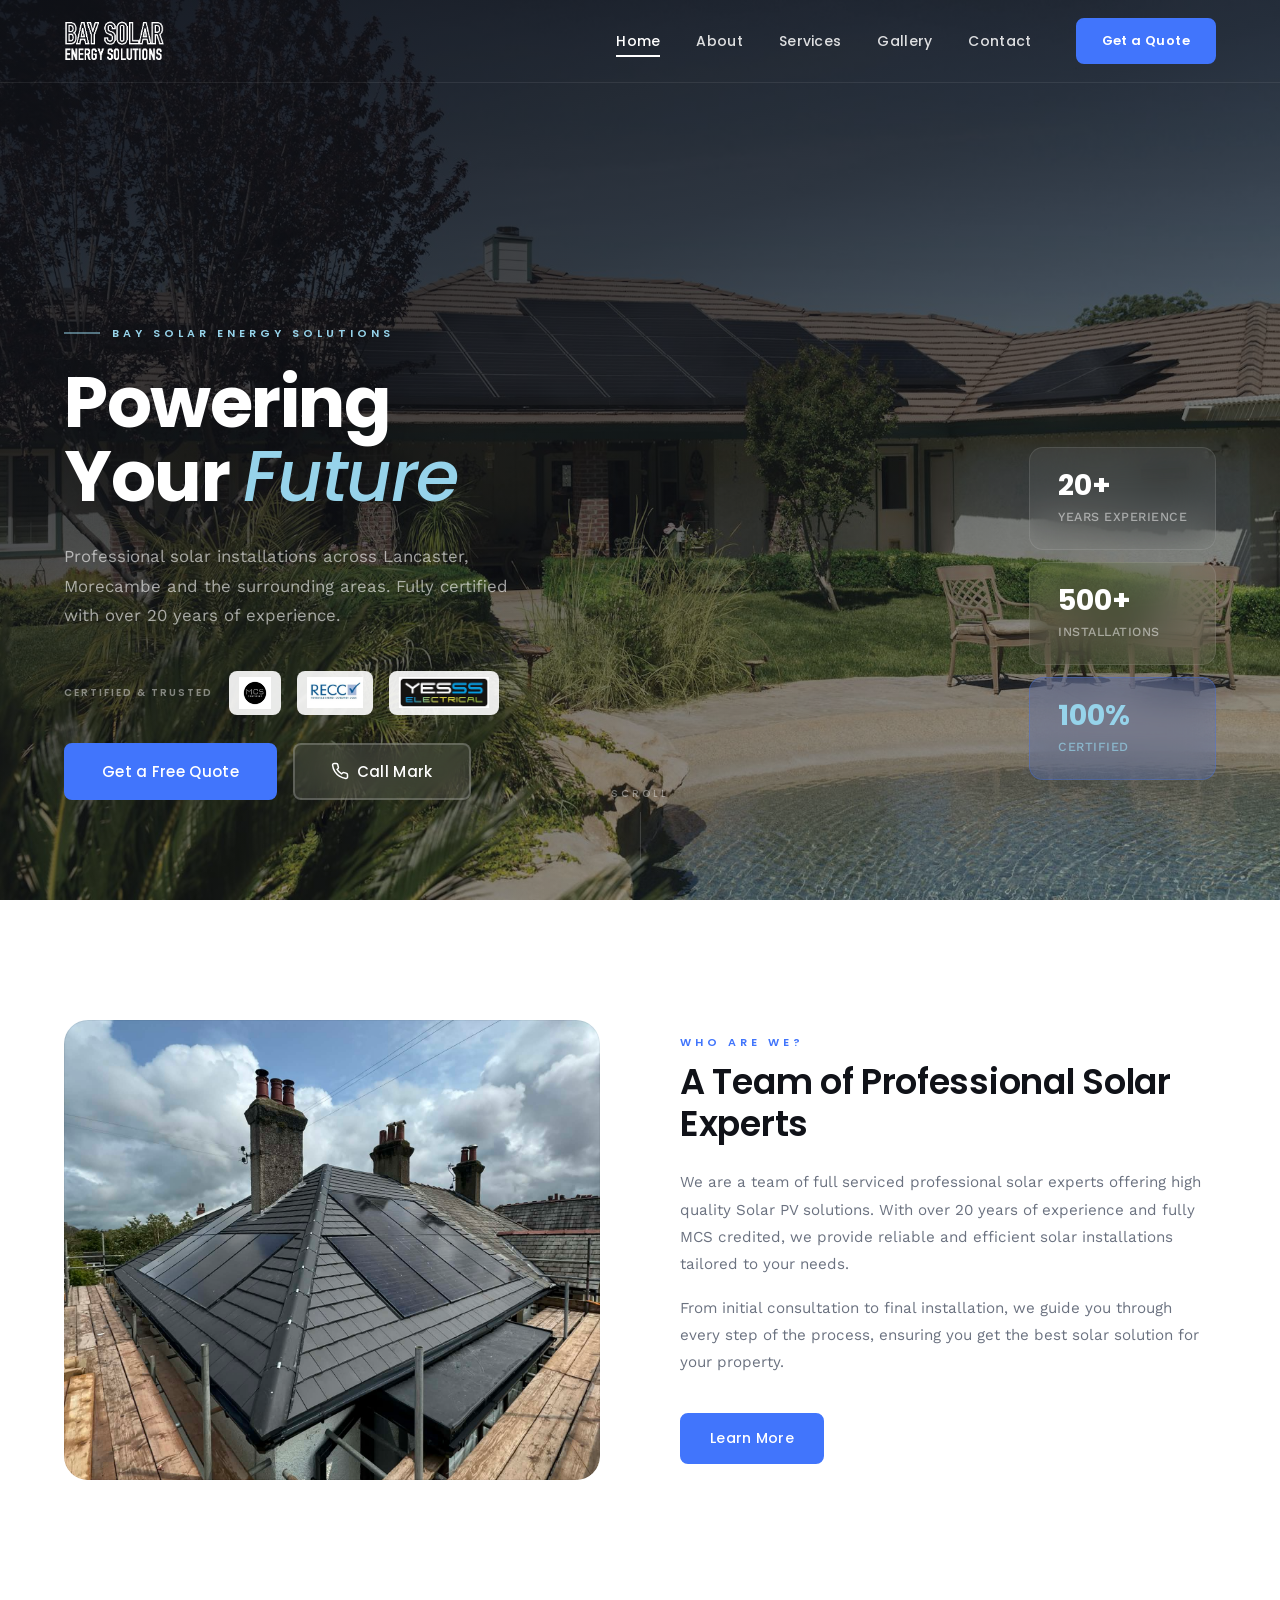
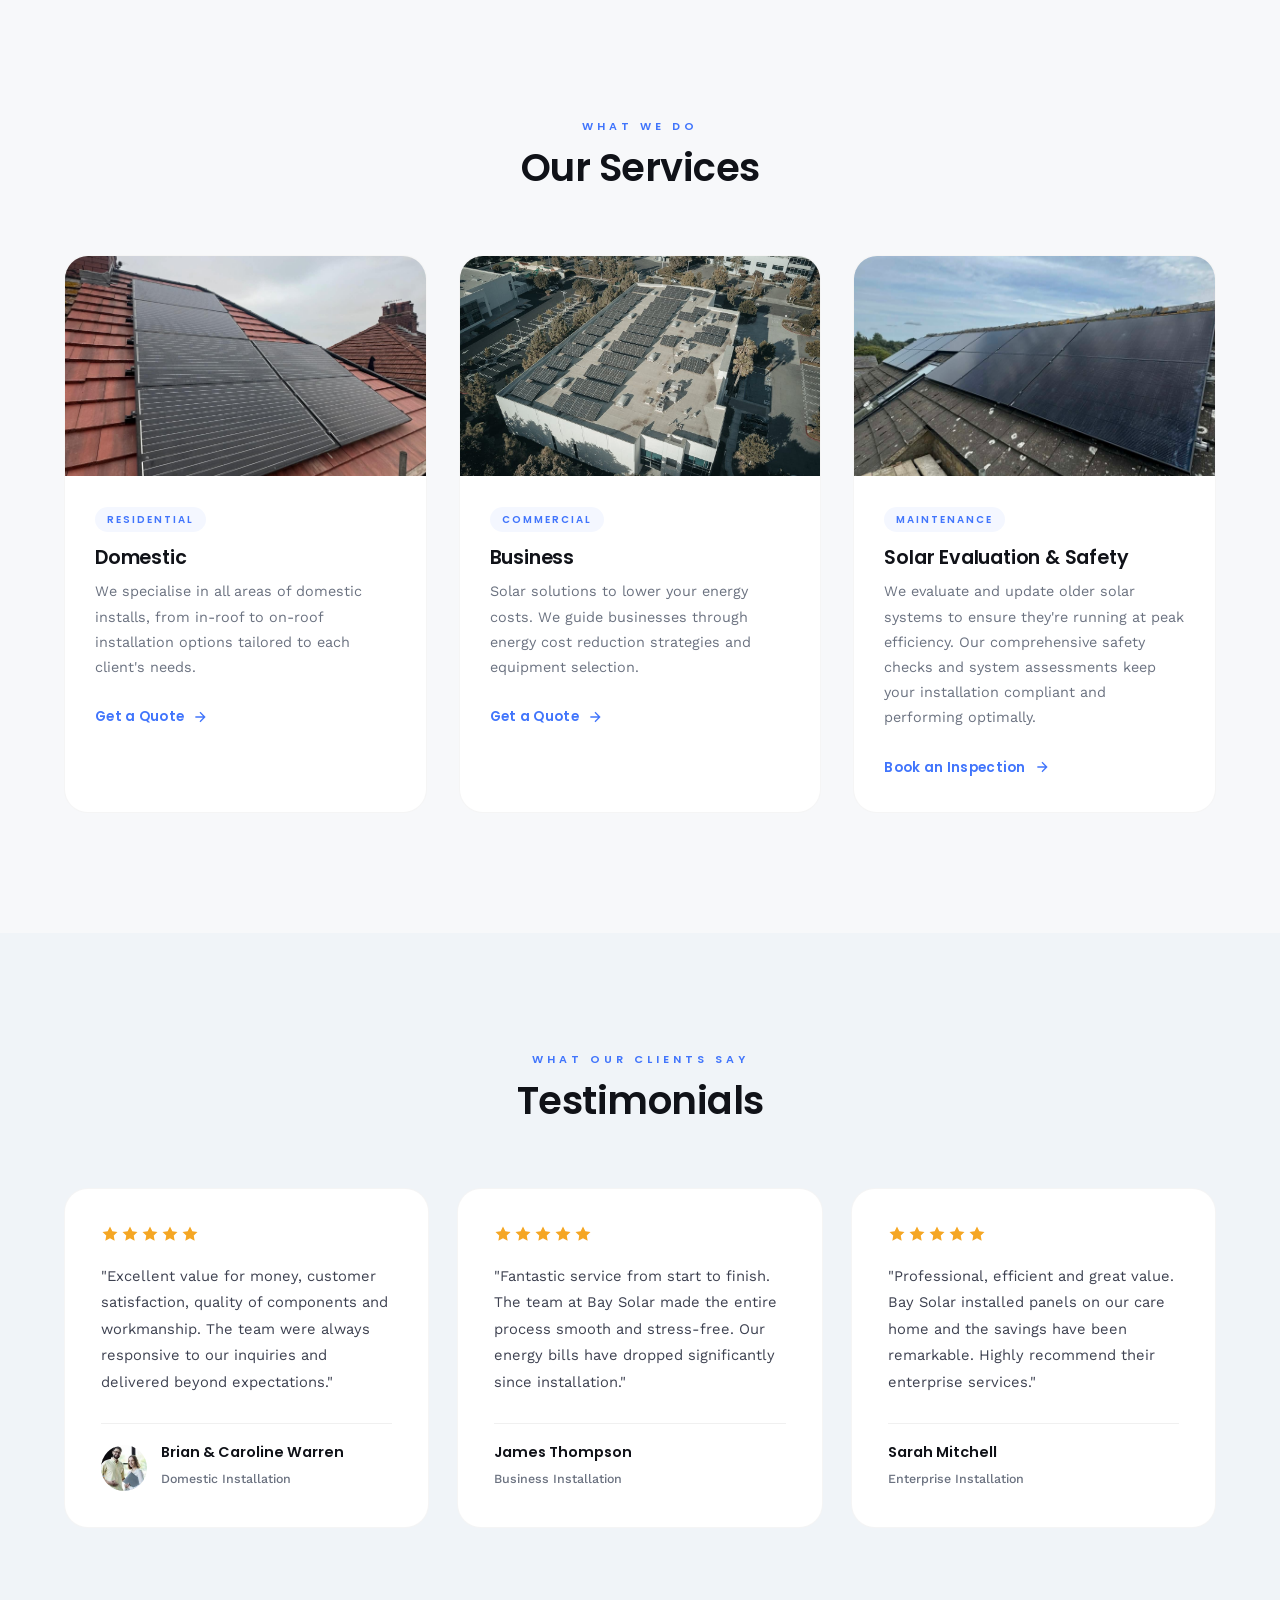
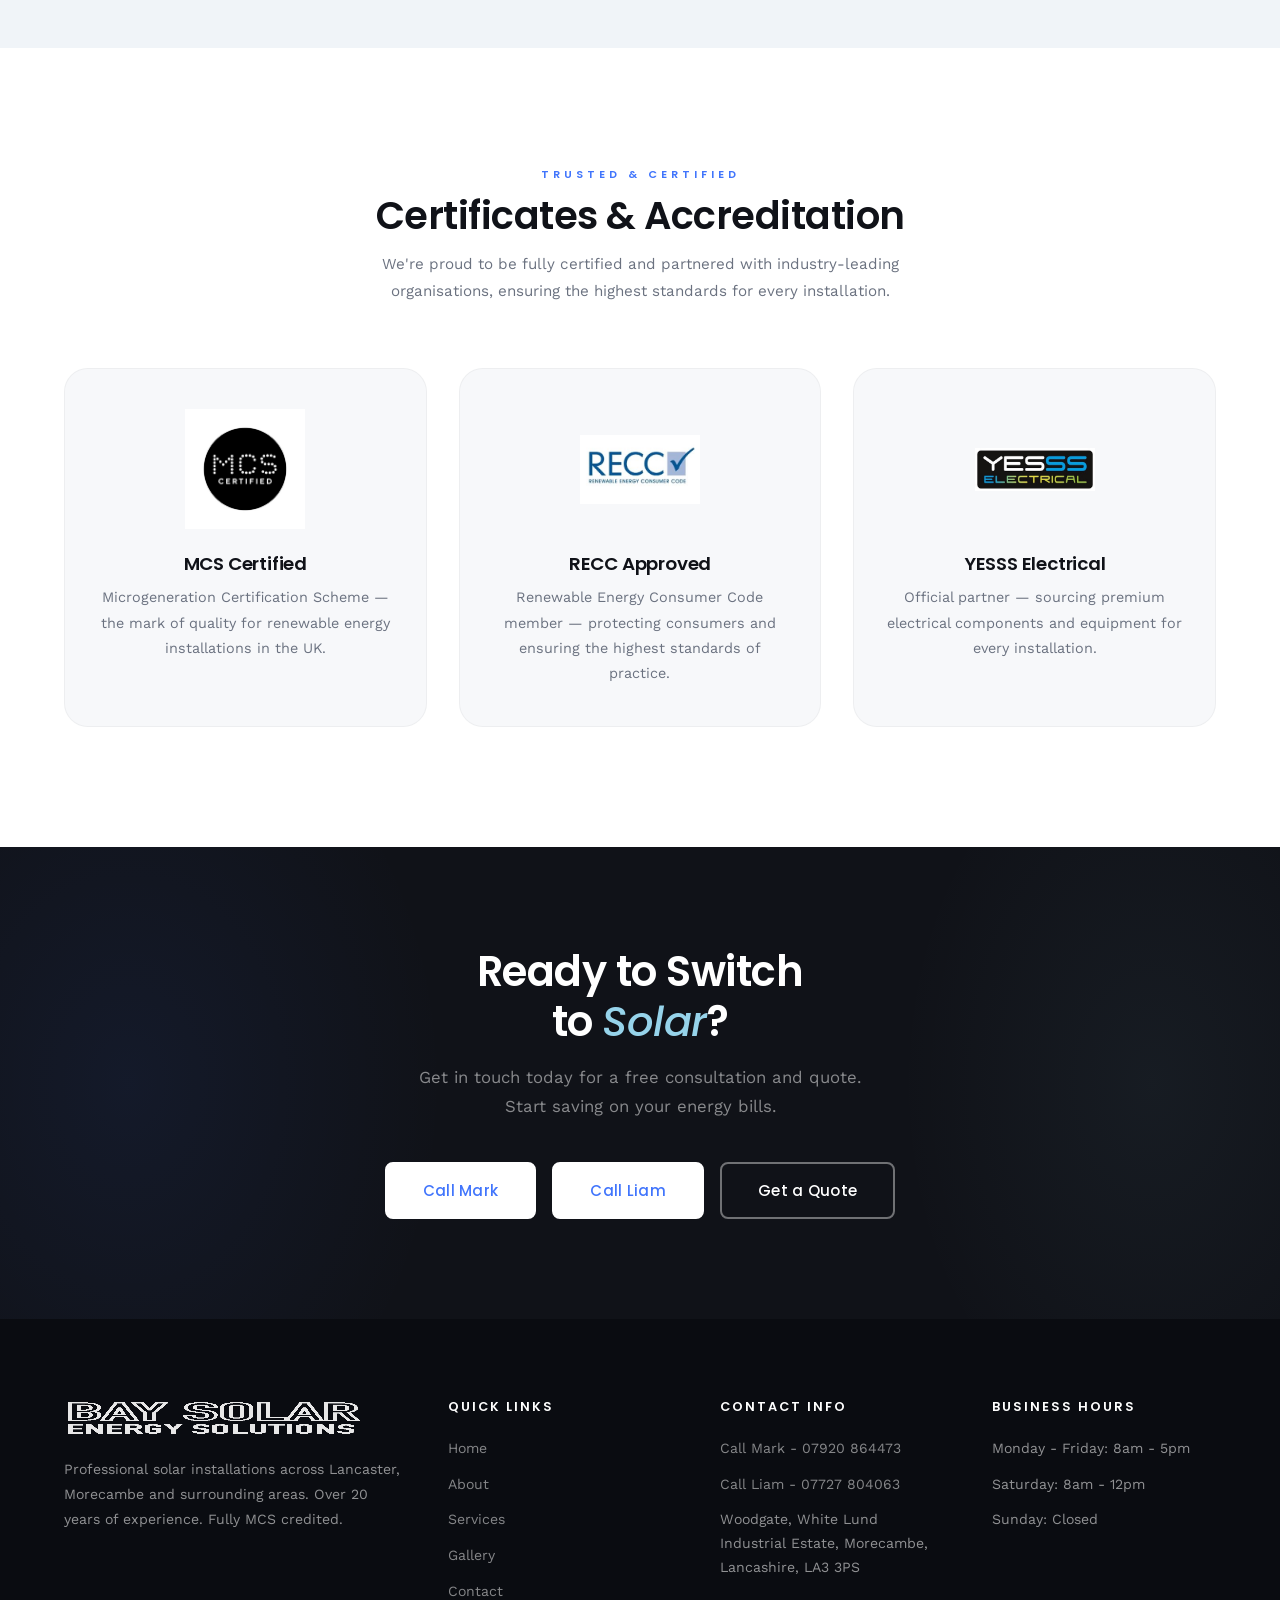
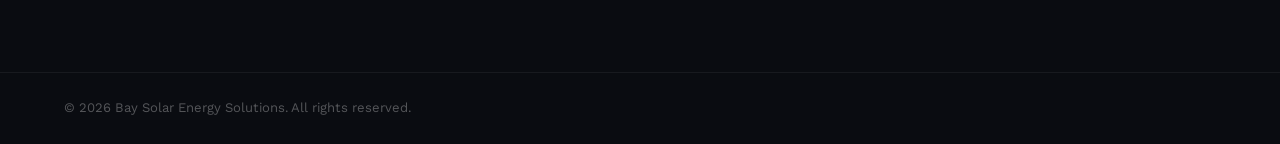
<file: index.html>
<!DOCTYPE html>
<html lang="en">
<head>
  <meta charset="UTF-8">
  <meta name="viewport" content="width=device-width, initial-scale=1.0">
  <title>Bay Solar Energy Solutions | Solar Panel Installation in Lancaster & Morecambe</title>
  <meta name="description" content="Professional MCS certified solar panel installations across Lancaster, Morecambe and Lancashire. Over 20 years of experience. Domestic, commercial and enterprise solar solutions. Get a free quote today.">
  <meta name="keywords" content="solar panels, solar installation, Lancaster, Morecambe, Lancashire, MCS certified, domestic solar, commercial solar, enterprise solar, renewable energy">

  <!-- Open Graph -->
  <meta property="og:title" content="Bay Solar Energy Solutions | Professional Solar Installations">
  <meta property="og:description" content="MCS certified solar panel installations across Lancaster, Morecambe and Lancashire. Over 20 years of experience. Get a free quote today.">
  <meta property="og:type" content="website">
  <meta property="og:url" content="https://baysolar.co.uk">
  <meta property="og:image" content="https://baysolar.co.uk/images/hero-main.jpg">

  <link rel="icon" type="image/png" href="logo.png">
  <link rel="canonical" href="https://baysolar.co.uk">
  <link rel="preconnect" href="https://fonts.googleapis.com">
  <link rel="preconnect" href="https://fonts.gstatic.com" crossorigin>
  <link href="https://fonts.googleapis.com/css2?family=Poppins:wght@500;600;700&family=Work+Sans:wght@400;500&display=swap" rel="stylesheet">
  <link rel="stylesheet" href="styles.min.css">

  <!-- Schema.org LocalBusiness structured data -->
  <script type="application/ld+json">
  {
    "@context": "https://schema.org",
    "@type": "LocalBusiness",
    "name": "Bay Solar Energy Solutions",
    "description": "Professional MCS certified solar panel installations across Lancaster, Morecambe and Lancashire.",
    "url": "https://baysolar.co.uk",
    "telephone": ["+447920864473", "+447727804063"],
    "address": {
      "@type": "PostalAddress",
      "streetAddress": "Woodgate, White Lund Industrial Estate",
      "addressLocality": "Morecambe",
      "addressRegion": "Lancashire",
      "postalCode": "LA3 3PS",
      "addressCountry": "GB"
    },
    "openingHoursSpecification": [
      { "@type": "OpeningHoursSpecification", "dayOfWeek": ["Monday","Tuesday","Wednesday","Thursday","Friday"], "opens": "08:00", "closes": "17:00" },
      { "@type": "OpeningHoursSpecification", "dayOfWeek": "Saturday", "opens": "08:00", "closes": "12:00" }
    ],
    "areaServed": ["Lancaster", "Morecambe", "Lancashire"],
    "hasCredential": { "@type": "EducationalOccupationalCredential", "credentialCategory": "MCS Certification" },
    "image": "https://baysolar.co.uk/images/hero-main.jpg"
  }
  </script>
</head>
<body>
  <!-- SVG sprite for reusable icons -->
  <svg xmlns="http://www.w3.org/2000/svg" style="display:none">
    <symbol id="icon-star" viewBox="0 0 24 24"><path d="M12 2l3.09 6.26L22 9.27l-5 4.87 1.18 6.88L12 17.77l-6.18 3.25L7 14.14 2 9.27l6.91-1.01L12 2z"/></symbol>
  </svg>

  <!-- Skip to content for accessibility -->
  <a href="#about" class="skip-link">Skip to main content</a>

  <!-- Header - Transparent -->
  <header class="header" id="header">
    <nav class="navbar">
      <div class="container nav-inner">
        <a href="index.html" class="nav-logo">
          <img src="logo.png" alt="Bay Solar" class="logo-dark" width="297" height="136">
          <img src="logo-white.png" alt="Bay Solar" class="logo-white" width="297" height="136">
        </a>
        <button class="hamburger" id="hamburger" aria-label="Toggle menu">
          <span></span><span></span><span></span>
        </button>
        <ul class="nav-links" id="navLinks">
          <li><a href="index.html" class="active">Home</a></li>
          <li><a href="#about">About</a></li>
          <li><a href="#services">Services</a></li>
          <li><a href="gallery.html">Gallery</a></li>
          <li><a href="contact.html">Contact</a></li>
          <li><a href="contact.html" class="btn btn-primary nav-cta">Get a Quote</a></li>
        </ul>
      </div>
    </nav>
  </header>

  <!-- Hero Section - Full Bleed Immersive -->
  <section class="hero">
    <div class="hero-bg">
      <img src="images/hero-main.jpg" alt="Modern home with solar" class="hero-bg-img" width="1920" height="1280" fetchpriority="high">
      <div class="hero-overlay"></div>
    </div>
    <div class="container hero-content">
      <div class="hero-text">
        <p class="hero-label">Bay Solar Energy Solutions</p>
        <h1>
          <span class="hero-line">Powering</span>
          <span class="hero-line">Your <em>Future</em></span>
        </h1>
        <p class="hero-desc">Professional solar installations across Lancaster, Morecambe and the surrounding areas. Fully certified with over 20 years of experience.</p>
        <div class="hero-trust">
          <span class="hero-trust-label">Certified & Trusted</span>
          <div class="hero-trust-logos">
            <img src="images/mcs-certified.jpg" alt="MCS Certified" width="501" height="501">
            <img src="images/recc-approved.jpg" alt="RECC Approved" width="302" height="173">
            <img src="images/yesss-electrical.jpg" alt="YESSS Electrical Partner" width="376" height="134">
          </div>
        </div>
        <div class="hero-cta">
          <a href="contact.html" class="btn btn-primary btn-lg">Get a Free Quote</a>
          <a href="tel:07920864473" class="btn btn-glass btn-lg">
            <svg width="18" height="18" viewBox="0 0 24 24" fill="none" stroke="currentColor" stroke-width="2"><path d="M22 16.92v3a2 2 0 01-2.18 2 19.79 19.79 0 01-8.63-3.07 19.5 19.5 0 01-6-6 19.79 19.79 0 01-3.07-8.67A2 2 0 014.11 2h3a2 2 0 012 1.72 12.84 12.84 0 00.7 2.81 2 2 0 01-.45 2.11L8.09 9.91a16 16 0 006 6l1.27-1.27a2 2 0 012.11-.45 12.84 12.84 0 002.81.7A2 2 0 0122 16.92z"/></svg>
            Call Mark
          </a>
        </div>
      </div>
      <!-- Floating stat cards -->
      <div class="hero-cards">
        <div class="hero-card">
          <span class="hero-card-number">20+</span>
          <span class="hero-card-label">Years Experience</span>
        </div>
        <div class="hero-card">
          <span class="hero-card-number">500+</span>
          <span class="hero-card-label">Installations</span>
        </div>
        <div class="hero-card accent">
          <span class="hero-card-number">100%</span>
          <span class="hero-card-label">Certified</span>
        </div>
      </div>
    </div>
    <!-- Scroll indicator -->
    <div class="hero-scroll">
      <span>Scroll</span>
      <div class="hero-scroll-line"></div>
    </div>
  </section>

  <!-- Who We Are -->
  <section class="about-section" id="about">
    <div class="container about-grid">
      <div class="about-image">
        <img src="images/about-new.jpg" alt="Bay Solar team at work" width="1536" height="2048" loading="lazy">
      </div>
      <div class="about-text">
        <h4 class="section-subtitle">Who Are We?</h4>
        <h2>A Team of Professional Solar Experts</h2>
        <p>We are a team of full serviced professional solar experts offering high quality Solar PV solutions. With over 20 years of experience and fully MCS credited, we provide reliable and efficient solar installations tailored to your needs.</p>
        <p>From initial consultation to final installation, we guide you through every step of the process, ensuring you get the best solar solution for your property.</p>
        <a href="contact.html" class="btn btn-primary">Learn More</a>
      </div>
    </div>
  </section>

  <!-- Services Section -->
  <section class="services-section" id="services">
    <div class="container">
      <div class="section-header">
        <h4 class="section-subtitle">What We Do</h4>
        <h2>Our Services</h2>
      </div>
      <div class="services-grid">
        <div class="service-card">
          <div class="service-image">
            <img src="images/domestic-new.jpg" alt="Domestic Solar Installation" width="1536" height="2048" loading="lazy">
          </div>
          <div class="service-content">
            <span class="service-tag">Residential</span>
            <h3>Domestic</h3>
            <p>We specialise in all areas of domestic installs, from in-roof to on-roof installation options tailored to each client's needs.</p>
            <a href="contact.html" class="service-link">Get a Quote <svg width="16" height="16" viewBox="0 0 24 24" fill="none" stroke="currentColor" stroke-width="2"><path d="M5 12h14M12 5l7 7-7 7"/></svg></a>
          </div>
        </div>
        <div class="service-card">
          <div class="service-image">
            <img src="images/business-new.jpg" alt="Business Solar Installation" width="1200" height="900" loading="lazy">
          </div>
          <div class="service-content">
            <span class="service-tag">Commercial</span>
            <h3>Business</h3>
            <p>Solar solutions to lower your energy costs. We guide businesses through energy cost reduction strategies and equipment selection.</p>
            <a href="contact.html" class="service-link">Get a Quote <svg width="16" height="16" viewBox="0 0 24 24" fill="none" stroke="currentColor" stroke-width="2"><path d="M5 12h14M12 5l7 7-7 7"/></svg></a>
          </div>
        </div>
        <div class="service-card">
          <div class="service-image">
            <img src="images/enterprise-new.jpg" alt="Solar Panel Evaluation & Safety Checks" width="1564" height="2048" loading="lazy">
          </div>
          <div class="service-content">
            <span class="service-tag">Maintenance</span>
            <h3>Solar Evaluation & Safety</h3>
            <p>We evaluate and update older solar systems to ensure they're running at peak efficiency. Our comprehensive safety checks and system assessments keep your installation compliant and performing optimally.</p>
            <a href="contact.html" class="service-link">Book an Inspection <svg width="16" height="16" viewBox="0 0 24 24" fill="none" stroke="currentColor" stroke-width="2"><path d="M5 12h14M12 5l7 7-7 7"/></svg></a>
          </div>
        </div>
      </div>
    </div>
  </section>

  <!-- Testimonials Section -->
  <section class="testimonials-section" id="testimonials">
    <div class="container">
      <div class="section-header">
        <h4 class="section-subtitle">What Our Clients Say</h4>
        <h2>Testimonials</h2>
      </div>
      <div class="testimonials-grid">
        <div class="testimonial-card">
          <div class="testimonial-stars">
            <svg width="18" height="18" fill="#f5a623"><use href="#icon-star"/></svg>
            <svg width="18" height="18" fill="#f5a623"><use href="#icon-star"/></svg>
            <svg width="18" height="18" fill="#f5a623"><use href="#icon-star"/></svg>
            <svg width="18" height="18" fill="#f5a623"><use href="#icon-star"/></svg>
            <svg width="18" height="18" fill="#f5a623"><use href="#icon-star"/></svg>
          </div>
          <p class="testimonial-text">"Excellent value for money, customer satisfaction, quality of components and workmanship. The team were always responsive to our inquiries and delivered beyond expectations."</p>
          <div class="testimonial-author">
            <img src="images/testimonial.jpg" alt="Brian & Caroline Warren" width="160" height="160" loading="lazy">
            <div>
              <h4>Brian & Caroline Warren</h4>
              <span>Domestic Installation</span>
            </div>
          </div>
        </div>
        <div class="testimonial-card">
          <div class="testimonial-stars">
            <svg width="18" height="18" fill="#f5a623"><use href="#icon-star"/></svg>
            <svg width="18" height="18" fill="#f5a623"><use href="#icon-star"/></svg>
            <svg width="18" height="18" fill="#f5a623"><use href="#icon-star"/></svg>
            <svg width="18" height="18" fill="#f5a623"><use href="#icon-star"/></svg>
            <svg width="18" height="18" fill="#f5a623"><use href="#icon-star"/></svg>
          </div>
          <p class="testimonial-text">"Fantastic service from start to finish. The team at Bay Solar made the entire process smooth and stress-free. Our energy bills have dropped significantly since installation."</p>
          <div class="testimonial-author">
            <div>
              <h4>James Thompson</h4>
              <span>Business Installation</span>
            </div>
          </div>
        </div>
        <div class="testimonial-card">
          <div class="testimonial-stars">
            <svg width="18" height="18" fill="#f5a623"><use href="#icon-star"/></svg>
            <svg width="18" height="18" fill="#f5a623"><use href="#icon-star"/></svg>
            <svg width="18" height="18" fill="#f5a623"><use href="#icon-star"/></svg>
            <svg width="18" height="18" fill="#f5a623"><use href="#icon-star"/></svg>
            <svg width="18" height="18" fill="#f5a623"><use href="#icon-star"/></svg>
          </div>
          <p class="testimonial-text">"Professional, efficient and great value. Bay Solar installed panels on our care home and the savings have been remarkable. Highly recommend their enterprise services."</p>
          <div class="testimonial-author">
            <div>
              <h4>Sarah Mitchell</h4>
              <span>Enterprise Installation</span>
            </div>
          </div>
        </div>
      </div>
    </div>
  </section>

  <!-- Certificates & Accreditation Section -->
  <section class="accreditation-section" id="accreditations">
    <div class="container">
      <div class="section-header">
        <h4 class="section-subtitle">Trusted & Certified</h4>
        <h2>Certificates & Accreditation</h2>
        <p class="section-desc">We're proud to be fully certified and partnered with industry-leading organisations, ensuring the highest standards for every installation.</p>
      </div>
      <div class="accreditation-grid">
        <div class="accreditation-card">
          <div class="accreditation-logo">
            <img src="images/mcs-certified.jpg" alt="MCS Certified" width="501" height="501" loading="lazy">
          </div>
          <h3>MCS Certified</h3>
          <p>Microgeneration Certification Scheme — the mark of quality for renewable energy installations in the UK.</p>
        </div>
        <div class="accreditation-card">
          <div class="accreditation-logo">
            <img src="images/recc-approved.jpg" alt="RECC Approved" width="302" height="173" loading="lazy">
          </div>
          <h3>RECC Approved</h3>
          <p>Renewable Energy Consumer Code member — protecting consumers and ensuring the highest standards of practice.</p>
        </div>
        <div class="accreditation-card">
          <div class="accreditation-logo">
            <img src="images/yesss-electrical.jpg" alt="YESSS Electrical Partner" width="376" height="134" loading="lazy">
          </div>
          <h3>YESSS Electrical</h3>
          <p>Official partner — sourcing premium electrical components and equipment for every installation.</p>
        </div>
      </div>
    </div>
  </section>

  <!-- CTA Section -->
  <section class="cta-section">
    <div class="container cta-content">
      <h2>Ready to Switch<br>to <em>Solar</em>?</h2>
      <p>Get in touch today for a free consultation and quote. Start saving on your energy bills.</p>
      <div class="cta-buttons">
        <a href="tel:07920864473" class="btn btn-white btn-lg">Call Mark</a>
        <a href="tel:07727804063" class="btn btn-white btn-lg">Call Liam</a>
        <a href="contact.html" class="btn btn-outline-white btn-lg">Get a Quote</a>
      </div>
    </div>
  </section>

  <!-- Footer -->
  <footer class="footer">
    <div class="container footer-grid">
      <div class="footer-col">
        <img src="logo-white.png" alt="Bay Solar" class="footer-logo" width="297" height="136">
        <p>Professional solar installations across Lancaster, Morecambe and surrounding areas. Over 20 years of experience. Fully MCS credited.</p>
      </div>
      <div class="footer-col">
        <h4>Quick Links</h4>
        <ul>
          <li><a href="index.html">Home</a></li>
          <li><a href="#about">About</a></li>
          <li><a href="#services">Services</a></li>
          <li><a href="gallery.html">Gallery</a></li>
          <li><a href="contact.html">Contact</a></li>
        </ul>
      </div>
      <div class="footer-col">
        <h4>Contact Info</h4>
        <ul>
          <li><a href="tel:07920864473">Call Mark - 07920 864473</a></li>
          <li><a href="tel:07727804063">Call Liam - 07727 804063</a></li>
          <li>Woodgate, White Lund Industrial Estate, Morecambe, Lancashire, LA3 3PS</li>
        </ul>
      </div>
      <div class="footer-col">
        <h4>Business Hours</h4>
        <ul>
          <li>Monday - Friday: 8am - 5pm</li>
          <li>Saturday: 8am - 12pm</li>
          <li>Sunday: Closed</li>
        </ul>
      </div>
    </div>
    <div class="footer-bottom">
      <div class="container footer-bottom-inner">
        <p>&copy; 2026 Bay Solar Energy Solutions. All rights reserved.</p>
      </div>
    </div>
  </footer>

  <button class="scroll-top" id="scrollTop" aria-label="Scroll to top">
    <svg width="20" height="20" viewBox="0 0 24 24" fill="none" stroke="currentColor" stroke-width="2"><path d="M18 15l-6-6-6 6"/></svg>
  </button>

  <script src="script.js" defer></script>
</body>
</html>
</file>
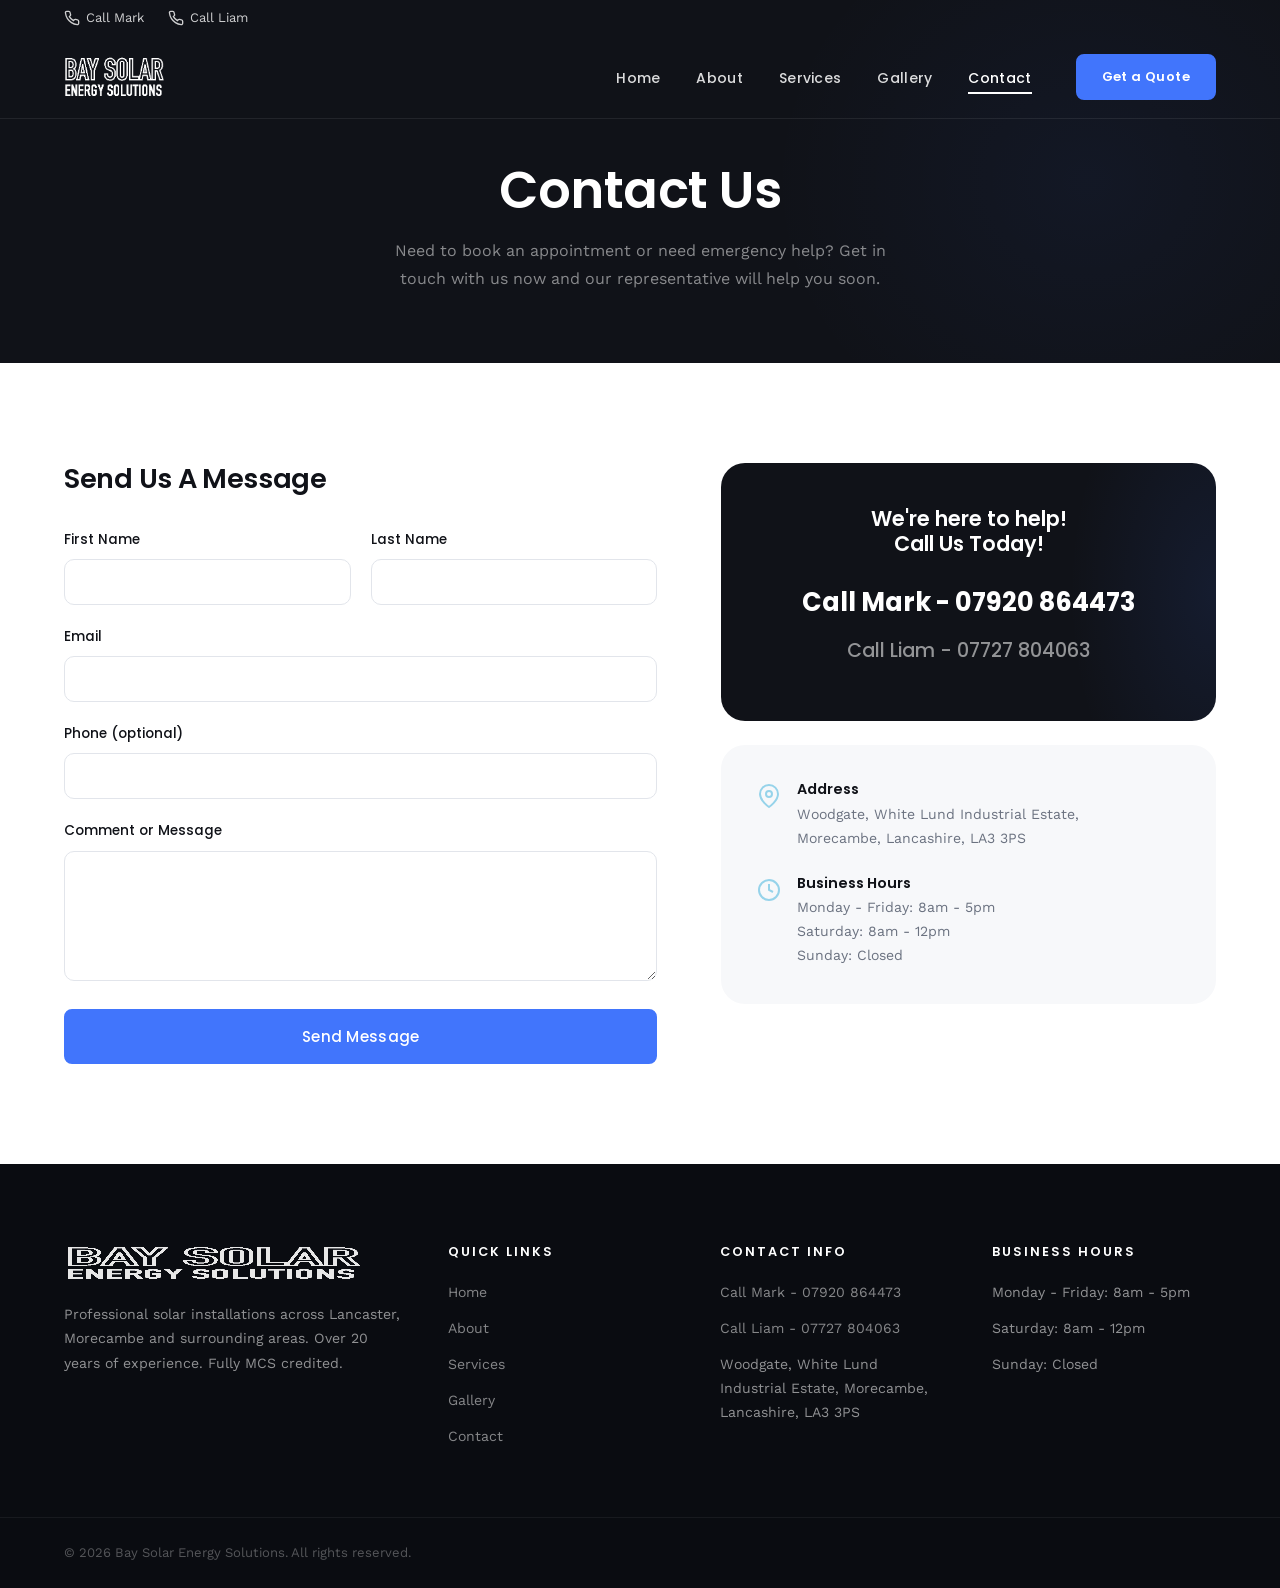
<file: contact.html>
<!DOCTYPE html>
<html lang="en">
<head>
  <meta charset="UTF-8">
  <meta name="viewport" content="width=device-width, initial-scale=1.0">
  <title>Contact Us | Bay Solar Energy Solutions - Get a Free Quote</title>
  <meta name="description" content="Contact Bay Solar Energy Solutions for a free solar installation quote. Call 07920 864473 or fill out our form. Serving Lancaster, Morecambe and Lancashire.">

  <!-- Open Graph -->
  <meta property="og:title" content="Contact Bay Solar Energy Solutions - Get a Free Quote">
  <meta property="og:description" content="Get in touch for a free solar installation consultation. MCS certified with over 20 years of experience.">
  <meta property="og:type" content="website">
  <meta property="og:url" content="https://baysolar.co.uk/contact.html">

  <link rel="icon" type="image/png" href="logo.png">
  <link rel="canonical" href="https://baysolar.co.uk/contact.html">
  <link rel="preconnect" href="https://fonts.googleapis.com">
  <link rel="preconnect" href="https://fonts.gstatic.com" crossorigin>
  <link href="https://fonts.googleapis.com/css2?family=Poppins:wght@500;600;700&family=Work+Sans:wght@400;500&display=swap" rel="stylesheet">
  <link rel="stylesheet" href="styles.min.css">
</head>
<body>
  <!-- Skip to content for accessibility -->
  <a href="#contactForm" class="skip-link">Skip to main content</a>

  <!-- Header -->
  <header class="header" id="header">
    <div class="header-top">
      <div class="container header-top-inner">
        <div class="header-contact-info">
          <a href="tel:07920864473"><svg width="16" height="16" viewBox="0 0 24 24" fill="none" stroke="currentColor" stroke-width="2"><path d="M22 16.92v3a2 2 0 01-2.18 2 19.79 19.79 0 01-8.63-3.07 19.5 19.5 0 01-6-6 19.79 19.79 0 01-3.07-8.67A2 2 0 014.11 2h3a2 2 0 012 1.72 12.84 12.84 0 00.7 2.81 2 2 0 01-.45 2.11L8.09 9.91a16 16 0 006 6l1.27-1.27a2 2 0 012.11-.45 12.84 12.84 0 002.81.7A2 2 0 0122 16.92z"/></svg> Call Mark</a>
          <a href="tel:07727804063"><svg width="16" height="16" viewBox="0 0 24 24" fill="none" stroke="currentColor" stroke-width="2"><path d="M22 16.92v3a2 2 0 01-2.18 2 19.79 19.79 0 01-8.63-3.07 19.5 19.5 0 01-6-6 19.79 19.79 0 01-3.07-8.67A2 2 0 014.11 2h3a2 2 0 012 1.72 12.84 12.84 0 00.7 2.81 2 2 0 01-.45 2.11L8.09 9.91a16 16 0 006 6l1.27-1.27a2 2 0 012.11-.45 12.84 12.84 0 002.81.7A2 2 0 0122 16.92z"/></svg> Call Liam</a>
        </div>
      </div>
    </div>
    <nav class="navbar">
      <div class="container nav-inner">
        <a href="index.html" class="nav-logo">
          <img src="logo.png" alt="Bay Solar" class="logo-dark" width="297" height="136">
          <img src="logo-white.png" alt="Bay Solar" class="logo-white" width="297" height="136">
        </a>
        <button class="hamburger" id="hamburger" aria-label="Toggle menu">
          <span></span><span></span><span></span>
        </button>
        <ul class="nav-links" id="navLinks">
          <li><a href="index.html">Home</a></li>
          <li><a href="index.html#about">About</a></li>
          <li><a href="index.html#services">Services</a></li>
          <li><a href="gallery.html">Gallery</a></li>
          <li><a href="contact.html" class="active">Contact</a></li>
          <li><a href="contact.html" class="btn btn-primary nav-cta">Get a Quote</a></li>
        </ul>
      </div>
    </nav>
  </header>

  <!-- Contact Hero -->
  <section class="contact-hero">
    <div class="container">
      <h1>Contact Us</h1>
      <p>Need to book an appointment or need emergency help? Get in touch with us now and our representative will help you soon.</p>
    </div>
  </section>

  <!-- Contact Content -->
  <section class="contact-section">
    <div class="container contact-grid">
      <!-- Contact Form -->
      <div class="contact-form-wrapper">
        <h2>Send Us A Message</h2>
        <form class="contact-form" id="contactForm" action="https://formspree.io/f/YOUR_FORM_ID" method="POST">
          <div class="form-row">
            <div class="form-group">
              <label for="firstName">First Name</label>
              <input type="text" id="firstName" name="firstName" autocomplete="given-name" required>
            </div>
            <div class="form-group">
              <label for="lastName">Last Name</label>
              <input type="text" id="lastName" name="lastName" autocomplete="family-name" required>
            </div>
          </div>
          <div class="form-group">
            <label for="email">Email</label>
            <input type="email" id="email" name="email" autocomplete="email" required>
          </div>
          <div class="form-group">
            <label for="phone">Phone (optional)</label>
            <input type="tel" id="phone" name="phone" autocomplete="tel">
          </div>
          <div class="form-group">
            <label for="message">Comment or Message</label>
            <textarea id="message" name="message" rows="5" required></textarea>
          </div>
          <button type="submit" class="btn btn-primary btn-lg btn-block">Send Message</button>
        </form>
      </div>

      <!-- Contact Info -->
      <div class="contact-info-wrapper">
        <div class="contact-info-card">
          <h3>We're here to help!<br>Call Us Today!</h3>
          <a href="tel:07920864473" class="contact-phone">Call Mark - 07920 864473</a>
          <a href="tel:07727804063" class="contact-phone secondary">Call Liam - 07727 804063</a>
        </div>

        <div class="contact-details-card">
          <div class="contact-detail">
            <svg width="24" height="24" viewBox="0 0 24 24" fill="none" stroke="#96d3ea" stroke-width="2"><path d="M21 10c0 7-9 13-9 13s-9-6-9-13a9 9 0 0118 0z"/><circle cx="12" cy="10" r="3"/></svg>
            <div>
              <h4>Address</h4>
              <p>Woodgate, White Lund Industrial Estate,<br>Morecambe, Lancashire, LA3 3PS</p>
            </div>
          </div>
          <div class="contact-detail">
            <svg width="24" height="24" viewBox="0 0 24 24" fill="none" stroke="#96d3ea" stroke-width="2"><circle cx="12" cy="12" r="10"/><path d="M12 6v6l4 2"/></svg>
            <div>
              <h4>Business Hours</h4>
              <p>Monday - Friday: 8am - 5pm<br>Saturday: 8am - 12pm<br>Sunday: Closed</p>
            </div>
          </div>
        </div>
      </div>
    </div>
  </section>

  <!-- Footer -->
  <footer class="footer">
    <div class="container footer-grid">
      <div class="footer-col">
        <img src="logo-white.png" alt="Bay Solar" class="footer-logo" width="297" height="136">
        <p>Professional solar installations across Lancaster, Morecambe and surrounding areas. Over 20 years of experience. Fully MCS credited.</p>
      </div>
      <div class="footer-col">
        <h4>Quick Links</h4>
        <ul>
          <li><a href="index.html">Home</a></li>
          <li><a href="index.html#about">About</a></li>
          <li><a href="index.html#services">Services</a></li>
          <li><a href="gallery.html">Gallery</a></li>
          <li><a href="contact.html">Contact</a></li>
        </ul>
      </div>
      <div class="footer-col">
        <h4>Contact Info</h4>
        <ul>
          <li><a href="tel:07920864473">Call Mark - 07920 864473</a></li>
          <li><a href="tel:07727804063">Call Liam - 07727 804063</a></li>
          <li>Woodgate, White Lund Industrial Estate, Morecambe, Lancashire, LA3 3PS</li>
        </ul>
      </div>
      <div class="footer-col">
        <h4>Business Hours</h4>
        <ul>
          <li>Monday - Friday: 8am - 5pm</li>
          <li>Saturday: 8am - 12pm</li>
          <li>Sunday: Closed</li>
        </ul>
      </div>
    </div>
    <div class="footer-bottom">
      <div class="container footer-bottom-inner">
        <p>&copy; 2026 Bay Solar Energy Solutions. All rights reserved.</p>
      </div>
    </div>
  </footer>

  <!-- Scroll to top -->
  <button class="scroll-top" id="scrollTop" aria-label="Scroll to top">
    <svg width="24" height="24" viewBox="0 0 24 24" fill="none" stroke="currentColor" stroke-width="2"><path d="M18 15l-6-6-6 6"/></svg>
  </button>

  <script src="script.js" defer></script>
</body>
</html>
</file>
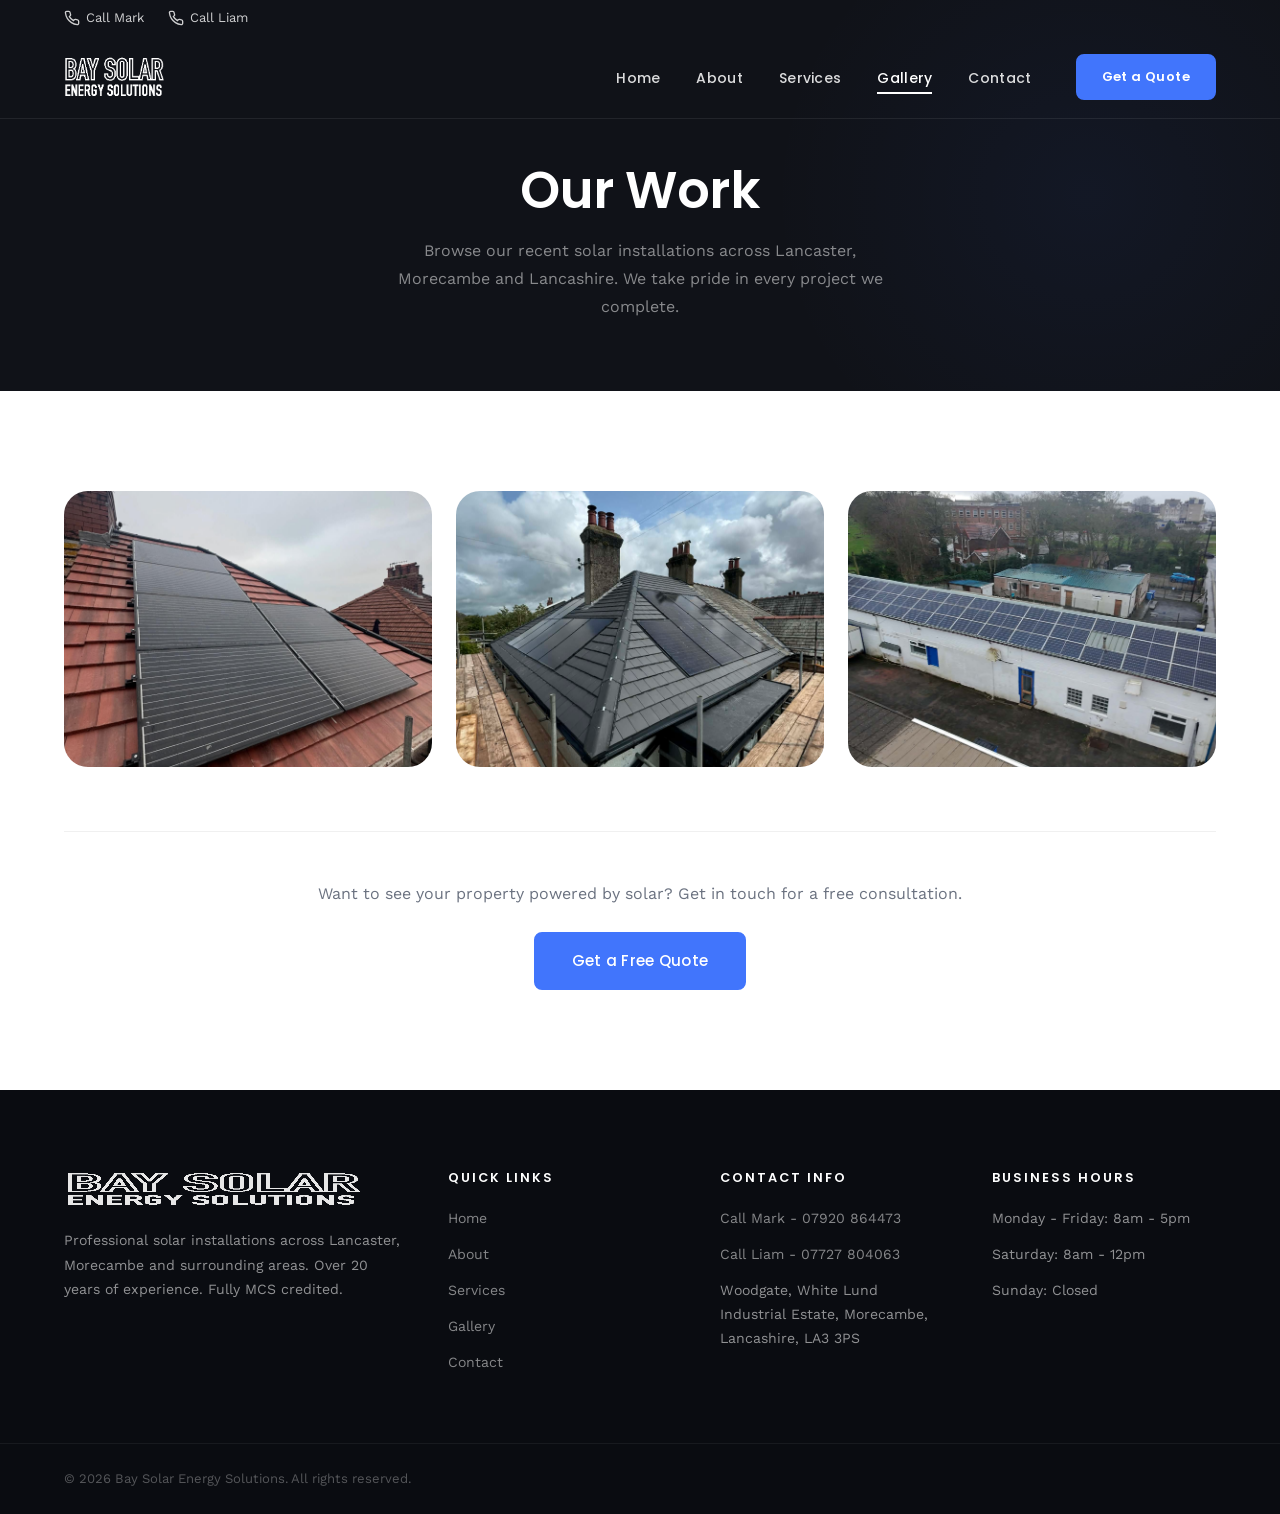
<file: gallery.html>
<!DOCTYPE html>
<html lang="en">
<head>
  <meta charset="UTF-8">
  <meta name="viewport" content="width=device-width, initial-scale=1.0">
  <title>Gallery | Bay Solar Energy Solutions - Our Work</title>
  <meta name="description" content="Browse our gallery of solar panel installations across Lancaster, Morecambe and Lancashire. See our domestic, commercial and enterprise projects.">

  <!-- Open Graph -->
  <meta property="og:title" content="Gallery | Bay Solar Energy Solutions - Our Work">
  <meta property="og:description" content="Browse our solar installation gallery. Domestic, commercial and enterprise projects across Lancashire.">
  <meta property="og:type" content="website">
  <meta property="og:url" content="https://baysolar.co.uk/gallery.html">

  <link rel="icon" type="image/png" href="logo.png">
  <link rel="canonical" href="https://baysolar.co.uk/gallery.html">
  <link rel="preconnect" href="https://fonts.googleapis.com">
  <link rel="preconnect" href="https://fonts.gstatic.com" crossorigin>
  <link href="https://fonts.googleapis.com/css2?family=Poppins:wght@500;600;700&family=Work+Sans:wght@400;500&display=swap" rel="stylesheet">
  <link rel="stylesheet" href="styles.min.css">
</head>
<body>
  <!-- Skip to content for accessibility -->
  <a href="#gallery" class="skip-link">Skip to main content</a>

  <!-- Header -->
  <header class="header" id="header">
    <div class="header-top">
      <div class="container header-top-inner">
        <div class="header-contact-info">
          <a href="tel:07920864473"><svg width="16" height="16" viewBox="0 0 24 24" fill="none" stroke="currentColor" stroke-width="2"><path d="M22 16.92v3a2 2 0 01-2.18 2 19.79 19.79 0 01-8.63-3.07 19.5 19.5 0 01-6-6 19.79 19.79 0 01-3.07-8.67A2 2 0 014.11 2h3a2 2 0 012 1.72 12.84 12.84 0 00.7 2.81 2 2 0 01-.45 2.11L8.09 9.91a16 16 0 006 6l1.27-1.27a2 2 0 012.11-.45 12.84 12.84 0 002.81.7A2 2 0 0122 16.92z"/></svg> Call Mark</a>
          <a href="tel:07727804063"><svg width="16" height="16" viewBox="0 0 24 24" fill="none" stroke="currentColor" stroke-width="2"><path d="M22 16.92v3a2 2 0 01-2.18 2 19.79 19.79 0 01-8.63-3.07 19.5 19.5 0 01-6-6 19.79 19.79 0 01-3.07-8.67A2 2 0 014.11 2h3a2 2 0 012 1.72 12.84 12.84 0 00.7 2.81 2 2 0 01-.45 2.11L8.09 9.91a16 16 0 006 6l1.27-1.27a2 2 0 012.11-.45 12.84 12.84 0 002.81.7A2 2 0 0122 16.92z"/></svg> Call Liam</a>
        </div>
      </div>
    </div>
    <nav class="navbar">
      <div class="container nav-inner">
        <a href="index.html" class="nav-logo">
          <img src="logo.png" alt="Bay Solar" class="logo-dark" width="297" height="136">
          <img src="logo-white.png" alt="Bay Solar" class="logo-white" width="297" height="136">
        </a>
        <button class="hamburger" id="hamburger" aria-label="Toggle menu">
          <span></span><span></span><span></span>
        </button>
        <ul class="nav-links" id="navLinks">
          <li><a href="index.html">Home</a></li>
          <li><a href="index.html#about">About</a></li>
          <li><a href="index.html#services">Services</a></li>
          <li><a href="gallery.html" class="active">Gallery</a></li>
          <li><a href="contact.html">Contact</a></li>
          <li><a href="contact.html" class="btn btn-primary nav-cta">Get a Quote</a></li>
        </ul>
      </div>
    </nav>
  </header>

  <!-- Gallery Hero -->
  <section class="gallery-hero">
    <div class="container">
      <h1>Our Work</h1>
      <p>Browse our recent solar installations across Lancaster, Morecambe and Lancashire. We take pride in every project we complete.</p>
    </div>
  </section>

  <!-- Gallery Section -->
  <section class="gallery-section" id="gallery">
    <div class="container">
      <div class="gallery-grid">
        <div class="gallery-item">
          <img src="images/domestic-new.jpg" alt="Domestic on-roof solar panel installation" width="1536" height="2048" loading="lazy">
          <div class="gallery-overlay">
            <span class="gallery-tag">Domestic</span>
          </div>
        </div>
        <div class="gallery-item">
          <img src="images/about-new.jpg" alt="In-roof solar panel installation with scaffolding" width="1536" height="2048" loading="lazy">
          <div class="gallery-overlay">
            <span class="gallery-tag">In-Roof Install</span>
          </div>
        </div>
        <div class="gallery-item">
          <img src="images/IMG_1829.JPG" alt="Commercial solar panel installation on industrial building" width="2048" height="1155" loading="lazy">
          <div class="gallery-overlay">
            <span class="gallery-tag">Commercial</span>
          </div>
        </div>
      </div>

      <div class="gallery-cta">
        <p>Want to see your property powered by solar? Get in touch for a free consultation.</p>
        <a href="contact.html" class="btn btn-primary btn-lg">Get a Free Quote</a>
      </div>
    </div>
  </section>

  <!-- Footer -->
  <footer class="footer">
    <div class="container footer-grid">
      <div class="footer-col">
        <img src="logo-white.png" alt="Bay Solar" class="footer-logo" width="297" height="136">
        <p>Professional solar installations across Lancaster, Morecambe and surrounding areas. Over 20 years of experience. Fully MCS credited.</p>
      </div>
      <div class="footer-col">
        <h4>Quick Links</h4>
        <ul>
          <li><a href="index.html">Home</a></li>
          <li><a href="index.html#about">About</a></li>
          <li><a href="index.html#services">Services</a></li>
          <li><a href="gallery.html">Gallery</a></li>
          <li><a href="contact.html">Contact</a></li>
        </ul>
      </div>
      <div class="footer-col">
        <h4>Contact Info</h4>
        <ul>
          <li><a href="tel:07920864473">Call Mark - 07920 864473</a></li>
          <li><a href="tel:07727804063">Call Liam - 07727 804063</a></li>
          <li>Woodgate, White Lund Industrial Estate, Morecambe, Lancashire, LA3 3PS</li>
        </ul>
      </div>
      <div class="footer-col">
        <h4>Business Hours</h4>
        <ul>
          <li>Monday - Friday: 8am - 5pm</li>
          <li>Saturday: 8am - 12pm</li>
          <li>Sunday: Closed</li>
        </ul>
      </div>
    </div>
    <div class="footer-bottom">
      <div class="container footer-bottom-inner">
        <p>&copy; 2026 Bay Solar Energy Solutions. All rights reserved.</p>
      </div>
    </div>
  </footer>

  <!-- Scroll to top -->
  <button class="scroll-top" id="scrollTop" aria-label="Scroll to top">
    <svg width="24" height="24" viewBox="0 0 24 24" fill="none" stroke="currentColor" stroke-width="2"><path d="M18 15l-6-6-6 6"/></svg>
  </button>

  <script src="script.js" defer></script>
</body>
</html>
</file>
<file: styles.min.css>
.skip-link{position:absolute;top:-100%;left:16px;padding:12px 24px;background:var(--accent);color:var(--white);font-family:Poppins,sans-serif;font-weight:600;font-size:14px;border-radius:0 0 8px 8px;z-index:10000;transition:top .2s ease}.skip-link:focus{top:0}*,::after,::before{margin:0;padding:0;box-sizing:border-box}:root{--primary:#96d3ea;--primary-dark:#0067a6;--accent:#4175FC;--accent-hover:#2d5fd9;--dark:#101218;--dark-soft:#1a1f2e;--text:#3d4150;--text-light:#6b7280;--bg:#ffffff;--bg-light:#f7f8fa;--bg-warm:#f0f4f8;--white:#ffffff;--gold:#f5a623;--shadow-sm:0 1px 3px rgba(0, 0, 0, 0.06);--shadow:0 4px 16px rgba(0, 0, 0, 0.07);--shadow-lg:0 12px 40px rgba(0, 0, 0, 0.10);--radius:8px;--radius-lg:16px;--radius-xl:24px;--transition:0.3s ease;--transition-slow:0.6s cubic-bezier(0.16, 1, 0.3, 1);--glass-bg:rgba(255, 255, 255, 0.08);--glass-border:rgba(255, 255, 255, 0.12);--glass-blur:16px}html{scroll-behavior:smooth;scroll-padding-top:100px}body{font-family:'Work Sans',sans-serif;font-size:16px;line-height:1.7;color:var(--text);background:var(--bg);overflow-x:hidden;-webkit-font-smoothing:antialiased;-moz-osx-font-smoothing:grayscale}h1,h2,h3,h4,h5,h6{font-family:Poppins,sans-serif;font-weight:600;color:var(--dark);line-height:1.2}a{text-decoration:none;color:inherit;transition:color var(--transition)}img{max-width:100%;height:auto;display:block}ul{list-style:none}.container{max-width:1200px;margin:0 auto;padding:0 24px}.header{position:fixed;top:0;left:0;width:100%;z-index:1000;transition:background var(--transition),box-shadow var(--transition)}.header-top{background:0 0;color:var(--white);font-size:13px;padding:7px 0}.header-top-inner{display:flex;justify-content:space-between;align-items:center}.header-contact-info{display:flex;gap:24px}.header-contact-info a{display:flex;align-items:center;gap:6px;color:rgba(255,255,255,.8);font-size:13px;transition:color var(--transition)}.header-contact-info a:hover{color:var(--primary)}.header-social{display:flex;gap:14px}.header-social a{color:rgba(255,255,255,.5);transition:color var(--transition)}.header-social a:hover{color:var(--primary)}.navbar{background:0 0;padding:18px 0;transition:background var(--transition),padding var(--transition),border-color var(--transition);border-bottom:1px solid rgba(255,255,255,.08)}.nav-inner{display:flex;align-items:center;justify-content:space-between}.nav-logo{display:block;position:relative;height:46px;width:100px;flex-shrink:0}.nav-logo img{height:46px;width:auto;position:absolute;top:0;left:0;transition:opacity var(--transition)}.nav-logo .logo-dark{opacity:0}.nav-logo .logo-white{opacity:1}.header.scrolled .nav-logo .logo-dark{opacity:1}.header.scrolled .nav-logo .logo-white{opacity:0}.nav-links{display:flex;align-items:center;gap:36px}.nav-links a{font-family:Poppins,sans-serif;font-weight:500;font-size:14px;color:rgba(255,255,255,.85);position:relative;padding:4px 0;letter-spacing:.3px;transition:color var(--transition)}.nav-links a:not(.btn)::after{content:'';position:absolute;bottom:-2px;left:0;width:0;height:2px;background:var(--white);transition:width var(--transition)}.nav-links a.active::after,.nav-links a:not(.btn):hover::after{width:100%}.nav-links a.active,.nav-links a:not(.btn):hover{color:var(--white)}.header.scrolled .navbar{background:var(--white);padding:12px 0;border-bottom:1px solid rgba(0,0,0,.06);box-shadow:0 2px 30px rgba(0,0,0,.06)}.header.scrolled .header-top{background:var(--dark)}.header.scrolled .nav-links a{color:var(--text)}.header.scrolled .nav-links a:not(.btn)::after{background:var(--accent)}.header.scrolled .nav-links a.active,.header.scrolled .nav-links a:not(.btn):hover{color:var(--dark)}.header.scrolled .nav-links a.btn.btn-primary{color:var(--white)}.nav-links a.btn.btn-primary.nav-cta{color:var(--white);background:var(--accent);border-color:var(--accent);padding:10px 24px;border-radius:8px;font-size:13px;font-weight:600;letter-spacing:.4px;margin-left:8px}.nav-links a.btn.btn-primary.nav-cta:hover{background:var(--accent-hover);border-color:var(--accent-hover);transform:translateY(-2px);box-shadow:0 6px 20px rgba(65,117,252,.35)}.header.scrolled .nav-links a.btn.btn-primary.nav-cta{color:var(--white);background:var(--accent);border-color:var(--accent)}.header.scrolled .nav-links a.btn.btn-primary.nav-cta:hover{background:var(--accent-hover);border-color:var(--accent-hover)}.header.scrolled .hamburger span{background:var(--dark)}.hamburger{display:none;flex-direction:column;gap:5px;background:0 0;border:none;cursor:pointer;padding:4px;z-index:1001}.hamburger span{display:block;width:22px;height:2px;background:var(--white);transition:var(--transition);border-radius:2px}.hamburger.active span:first-child{transform:rotate(45deg) translate(5px,5px)}.hamburger.active span:nth-child(2){opacity:0}.hamburger.active span:nth-child(3){transform:rotate(-45deg) translate(5px,-5px)}.btn{display:inline-flex;align-items:center;justify-content:center;gap:8px;font-family:Poppins,sans-serif;font-weight:500;font-size:14px;padding:12px 28px;border-radius:8px;border:2px solid transparent;cursor:pointer;transition:all var(--transition);white-space:nowrap;letter-spacing:.3px}.btn-primary{background:var(--accent);color:var(--white);border-color:var(--accent)}.btn-primary:hover{background:var(--accent-hover);border-color:var(--accent-hover);transform:translateY(-2px);box-shadow:0 6px 20px rgba(65,117,252,.3)}.btn-outline{background:0 0;color:var(--white);border-color:rgba(255,255,255,.5)}.btn-outline:hover{background:var(--white);color:var(--dark);border-color:var(--white)}.btn-glass{background:rgba(255,255,255,.1);color:var(--white);border-color:rgba(255,255,255,.2);backdrop-filter:blur(12px);-webkit-backdrop-filter:blur(12px)}.btn-glass:hover{background:rgba(255,255,255,.2);border-color:rgba(255,255,255,.35);transform:translateY(-2px);box-shadow:0 8px 32px rgba(0,0,0,.15)}.btn-white{background:var(--white);color:var(--accent);border-color:var(--white)}.btn-white:hover{background:0 0;color:var(--white)}.btn-outline-white{background:0 0;color:var(--white);border-color:rgba(255,255,255,.4)}.btn-outline-white:hover{background:var(--white);color:var(--accent);border-color:var(--white)}.btn-lg{padding:14px 36px;font-size:15px}.btn-sm{padding:8px 20px;font-size:13px}.btn-block{width:100%}.hero{position:relative;width:100%;min-height:100vh;display:flex;align-items:center;overflow:hidden}.hero-bg{position:absolute;inset:0;z-index:0}.hero-bg-img{width:100%;height:100%;object-fit:cover;object-position:center}.hero-overlay{position:absolute;inset:0;background:linear-gradient(160deg,rgba(16,18,24,.92) 0,rgba(16,18,24,.78) 35%,rgba(16,18,24,.5) 70%,rgba(16,18,24,.35) 100%);z-index:1}.hero-content{position:relative;z-index:2;width:100%;display:flex;align-items:flex-end;justify-content:space-between;gap:40px;padding-top:160px;padding-bottom:100px;min-height:100vh}.hero-text{max-width:640px;flex:1}.hero-label{display:inline-block;font-family:Poppins,sans-serif;font-size:11px;font-weight:600;color:var(--primary);text-transform:uppercase;letter-spacing:4px;margin-bottom:24px;position:relative;padding-left:48px}.hero-label::before{content:'';position:absolute;left:0;top:50%;transform:translateY(-50%);width:36px;height:1px;background:var(--primary)}.hero h1{font-size:clamp(3rem, 5.5vw, 5rem);color:var(--white);font-weight:700;letter-spacing:-1.5px;line-height:1.05;margin-bottom:28px}.hero h1 .hero-line{display:block}.hero h1 em{font-style:italic;font-weight:500;color:var(--primary)}.hero-desc{font-size:1.05rem;color:rgba(255,255,255,.6);margin-bottom:40px;max-width:480px;line-height:1.75;font-weight:400}.hero-trust{display:flex;align-items:center;gap:16px;margin-bottom:28px;flex-wrap:wrap}.hero-trust-label{font-family:Poppins,sans-serif;font-size:10px;font-weight:600;text-transform:uppercase;letter-spacing:2px;color:rgba(255,255,255,.45)}.hero-trust-logos{display:flex;align-items:center;gap:16px}.hero-trust-logos img{height:44px;width:auto;object-fit:contain;border-radius:8px;background:rgba(255,255,255,.9);padding:6px 10px;transition:transform var(--transition)}.hero-trust-logos img:hover{transform:scale(1.08)}.hero-cta{display:flex;gap:16px;flex-wrap:wrap}.hero-cards{display:flex;flex-direction:column;gap:12px;align-self:flex-end;margin-bottom:20px}.hero-card{background:rgba(255,255,255,.06);backdrop-filter:blur(20px);-webkit-backdrop-filter:blur(20px);border:1px solid rgba(255,255,255,.1);border-radius:14px;padding:22px 28px;display:flex;flex-direction:column;gap:4px;min-width:180px;transition:transform var(--transition),background var(--transition)}.hero-card:hover{transform:translateY(-4px);background:rgba(255,255,255,.1)}.hero-card-number{font-family:Poppins,sans-serif;font-size:1.8rem;font-weight:700;color:var(--white);line-height:1.1}.hero-card-label{font-size:.78rem;color:rgba(255,255,255,.5);font-weight:500;letter-spacing:.5px;text-transform:uppercase}.hero-card.accent{background:rgba(65,117,252,.2);border-color:rgba(65,117,252,.3)}.hero-card.accent:hover{background:rgba(65,117,252,.3)}.hero-card.accent .hero-card-number{color:var(--primary)}.hero-card.accent .hero-card-label{color:rgba(150,211,234,.7)}.hero-scroll{position:absolute;bottom:40px;left:50%;transform:translateX(-50%);z-index:3;display:flex;flex-direction:column;align-items:center;gap:10px}.hero-scroll span{font-family:Poppins,sans-serif;font-size:10px;font-weight:500;color:rgba(255,255,255,.4);text-transform:uppercase;letter-spacing:3px}.hero-scroll-line{width:1px;height:48px;background:rgba(255,255,255,.15);position:relative;overflow:hidden}.hero-scroll-line::after{content:'';position:absolute;top:-100%;left:0;width:100%;height:100%;background:linear-gradient(to bottom,transparent,var(--primary),transparent);animation:scrollLine 2s ease-in-out infinite}@keyframes scrollLine{0%{top:-100%}100%{top:100%}}.section-subtitle{font-size:11px;font-weight:600;color:var(--accent);text-transform:uppercase;letter-spacing:4px;margin-bottom:12px}.section-header{text-align:center;margin-bottom:64px}.section-header h2{font-size:clamp(1.8rem, 3vw, 2.5rem);letter-spacing:-.5px}.section-header p{color:var(--text-light);max-width:520px;margin:14px auto 0;font-size:1rem}.about-section{padding:120px 0}.about-grid{display:grid;grid-template-columns:1fr 1fr;gap:80px;align-items:center}.about-image{border-radius:var(--radius-xl);overflow:hidden;position:relative}.about-image::after{content:'';position:absolute;inset:0;border-radius:var(--radius-xl);box-shadow:inset 0 0 0 1px rgba(0,0,0,.06);pointer-events:none}.about-image img{width:100%;height:460px;object-fit:cover;transition:transform .8s cubic-bezier(.16, 1, .3, 1)}.about-image:hover img{transform:scale(1.03)}.about-text .section-subtitle{margin-bottom:12px}.about-text h2{font-size:clamp(1.6rem, 3vw, 2.2rem);margin-bottom:24px;letter-spacing:-.3px}.about-text p{margin-bottom:16px;color:var(--text-light);font-size:.95rem;line-height:1.8}.about-text .btn{margin-top:20px}.services-section{padding:120px 0;background:var(--bg-light)}.services-grid{display:grid;grid-template-columns:repeat(3,1fr);gap:32px}.service-card{background:var(--white);border-radius:var(--radius-xl);overflow:hidden;border:1px solid rgba(0,0,0,.04);transition:transform var(--transition-slow),box-shadow var(--transition)}.service-card:hover{transform:translateY(-8px);box-shadow:0 20px 60px rgba(0,0,0,.08)}.service-image{height:220px;overflow:hidden}.service-image img{width:100%;height:100%;object-fit:cover;transition:transform .8s cubic-bezier(.16, 1, .3, 1)}.service-card:hover .service-image img{transform:scale(1.06)}.service-content{padding:28px 30px 32px}.service-tag{display:inline-block;font-family:Poppins,sans-serif;font-size:10px;font-weight:600;color:var(--accent);text-transform:uppercase;letter-spacing:2px;background:rgba(65,117,252,.06);padding:4px 12px;border-radius:20px;margin-bottom:14px}.service-content h3{font-size:1.2rem;margin-bottom:10px;letter-spacing:-.2px}.service-content p{font-size:.9rem;color:var(--text-light);margin-bottom:22px;line-height:1.75}.service-link{display:inline-flex;align-items:center;gap:8px;font-family:Poppins,sans-serif;font-weight:600;font-size:.85rem;color:var(--accent);letter-spacing:.3px;transition:gap var(--transition),color var(--transition)}.service-link svg{transition:transform var(--transition)}.service-link:hover{color:var(--accent-hover);gap:12px}.service-link:hover svg{transform:translateX(2px)}.stats-section{padding:80px 0;background:var(--dark)}.stats-grid{display:grid;grid-template-columns:repeat(4,1fr);gap:30px;text-align:center}.stat-item{padding:10px 0}.stat-item h2{font-size:2.6rem;color:var(--white);font-weight:700;letter-spacing:-1px}.stat-item h2::after{content:'+';color:var(--primary)}.stat-item p{color:rgba(255,255,255,.45);font-size:.85rem;margin-top:6px;font-weight:500;letter-spacing:.5px;text-transform:uppercase}.testimonials-section{padding:120px 0;background:var(--bg-warm)}.testimonials-grid{display:grid;grid-template-columns:repeat(3,1fr);gap:28px}.testimonial-card{background:var(--white);border-radius:var(--radius-xl);padding:36px;border:1px solid rgba(0,0,0,.04);transition:transform var(--transition-slow),box-shadow var(--transition)}.testimonial-card:hover{transform:translateY(-6px);box-shadow:0 16px 48px rgba(0,0,0,.06)}.testimonial-stars{display:flex;gap:2px;margin-bottom:20px}.testimonial-text{font-size:.92rem;color:var(--text);line-height:1.8;margin-bottom:28px}.testimonial-author{display:flex;align-items:center;gap:14px;padding-top:20px;border-top:1px solid rgba(0,0,0,.06)}.testimonial-author img{width:46px;height:46px;border-radius:50%;object-fit:cover}.testimonial-author h4{font-size:.9rem;margin-bottom:2px}.testimonial-author span{font-size:.78rem;color:var(--text-light);font-weight:500}.accreditation-section{padding:120px 0;background:var(--white)}.accreditation-section .section-desc{max-width:600px;margin:12px auto 0;color:var(--text-light);font-size:.95rem;line-height:1.75;text-align:center}.accreditation-grid{display:grid;grid-template-columns:repeat(3,1fr);gap:32px;margin-top:56px}.accreditation-card{background:var(--bg-light);border-radius:var(--radius-xl);padding:40px 32px;text-align:center;border:1px solid rgba(0,0,0,.04);transition:transform var(--transition-slow),box-shadow var(--transition)}.accreditation-card:hover{transform:translateY(-6px);box-shadow:0 16px 48px rgba(0,0,0,.06)}.accreditation-logo{width:120px;height:120px;margin:0 auto 24px;display:flex;align-items:center;justify-content:center}.accreditation-logo img{max-width:100%;max-height:100%;object-fit:contain}.accreditation-card h3{font-size:1.15rem;margin-bottom:10px;letter-spacing:-.2px}.accreditation-card p{font-size:.9rem;color:var(--text-light);line-height:1.75}.gallery-hero{background:var(--dark);padding:160px 0 70px;text-align:center;position:relative;overflow:hidden}.gallery-hero::before{content:'';position:absolute;top:-30%;right:-10%;width:50%;height:160%;background:radial-gradient(ellipse,rgba(65,117,252,.06) 0,transparent 70%);pointer-events:none}.gallery-hero h1{font-size:clamp(2.2rem, 4.5vw, 3.2rem);color:var(--white);margin-bottom:16px;letter-spacing:-.5px;position:relative}.gallery-hero p{color:rgba(255,255,255,.5);max-width:520px;margin:0 auto;font-size:1rem;line-height:1.75;position:relative}.gallery-section{padding:100px 0}.gallery-grid{display:grid;grid-template-columns:repeat(3,1fr);gap:24px}.gallery-item{position:relative;border-radius:var(--radius-xl);overflow:hidden;aspect-ratio:4/3;cursor:pointer}.gallery-item img{width:100%;height:100%;object-fit:cover;transition:transform .8s cubic-bezier(.16, 1, .3, 1)}.gallery-item:hover img{transform:scale(1.06)}.gallery-overlay{position:absolute;inset:0;background:linear-gradient(to top,rgba(16,18,24,.7) 0,transparent 50%);display:flex;align-items:flex-end;padding:24px;opacity:0;transition:opacity var(--transition)}.gallery-item:hover .gallery-overlay{opacity:1}.gallery-tag{font-family:Poppins,sans-serif;font-size:.8rem;font-weight:600;color:var(--white);background:rgba(255,255,255,.15);backdrop-filter:blur(10px);-webkit-backdrop-filter:blur(10px);padding:6px 16px;border-radius:20px;letter-spacing:.5px}.gallery-cta{text-align:center;margin-top:64px;padding-top:48px;border-top:1px solid rgba(0,0,0,.06)}.gallery-cta p{color:var(--text-light);font-size:1rem;margin-bottom:24px;line-height:1.75}.cta-section{padding:100px 0;background:var(--dark);text-align:center;position:relative;overflow:hidden}.cta-section::before{content:'';position:absolute;top:-40%;left:-15%;width:50%;height:180%;background:radial-gradient(ellipse,rgba(65,117,252,.08) 0,transparent 70%);pointer-events:none}.cta-section::after{content:'';position:absolute;bottom:-30%;right:-10%;width:40%;height:160%;background:radial-gradient(ellipse,rgba(150,211,234,.05) 0,transparent 70%);pointer-events:none}.cta-content{position:relative;z-index:1}.cta-content h2{font-size:clamp(1.8rem, 3.5vw, 2.6rem);color:var(--white);margin-bottom:16px;letter-spacing:-.5px}.cta-content h2 em{font-style:italic;font-weight:500;color:var(--primary)}.cta-content p{color:rgba(255,255,255,.5);font-size:1.05rem;margin-bottom:40px;max-width:480px;margin-left:auto;margin-right:auto;line-height:1.75}.cta-buttons{display:flex;gap:16px;justify-content:center;flex-wrap:wrap}.footer{background:#0a0c11;color:rgba(255,255,255,.55);padding-top:80px}.footer-grid{display:grid;grid-template-columns:1.5fr 1fr 1fr 1fr;gap:48px}.footer-logo{height:38px;margin-bottom:20px;opacity:.9}.footer-col p{font-size:.88rem;line-height:1.75}.footer-col h4{color:var(--white);font-size:.8rem;margin-bottom:22px;font-weight:600;text-transform:uppercase;letter-spacing:2px}.footer-col ul li{margin-bottom:12px;font-size:.88rem}.footer-col ul a{color:rgba(255,255,255,.5);transition:color var(--transition),padding-left var(--transition)}.footer-col ul a:hover{color:var(--white);padding-left:4px}.footer-bottom{margin-top:56px;padding:24px 0;border-top:1px solid rgba(255,255,255,.06)}.footer-bottom-inner{display:flex;justify-content:space-between;align-items:center}.footer-bottom p{font-size:.82rem;color:rgba(255,255,255,.3)}.footer-social{display:flex;gap:16px}.footer-social a{color:rgba(255,255,255,.3);transition:color var(--transition),transform var(--transition)}.footer-social a:hover{color:var(--primary);transform:translateY(-2px)}.scroll-top{position:fixed;bottom:30px;right:30px;width:44px;height:44px;background:var(--dark);color:var(--white);border:1px solid rgba(255,255,255,.1);border-radius:12px;cursor:pointer;display:flex;align-items:center;justify-content:center;opacity:0;visibility:hidden;transition:all var(--transition);z-index:999}.scroll-top.visible{opacity:1;visibility:visible}.scroll-top:hover{background:var(--accent);border-color:var(--accent);transform:translateY(-3px);box-shadow:0 6px 20px rgba(65,117,252,.25)}.contact-hero{background:var(--dark);padding:160px 0 70px;text-align:center;position:relative;overflow:hidden}.contact-hero::before{content:'';position:absolute;top:-30%;right:-10%;width:50%;height:160%;background:radial-gradient(ellipse,rgba(65,117,252,.06) 0,transparent 70%);pointer-events:none}.contact-hero h1{font-size:clamp(2.2rem, 4.5vw, 3.2rem);color:var(--white);margin-bottom:16px;letter-spacing:-.5px;position:relative}.contact-hero p{color:rgba(255,255,255,.5);max-width:520px;margin:0 auto;font-size:1rem;line-height:1.75;position:relative}.contact-section{padding:100px 0}.contact-grid{display:grid;grid-template-columns:1.2fr 1fr;gap:64px}.contact-form-wrapper h2{font-size:1.7rem;margin-bottom:32px;letter-spacing:-.3px}.contact-form{display:flex;flex-direction:column;gap:20px}.form-row{display:grid;grid-template-columns:1fr 1fr;gap:20px}.form-group label{display:block;font-family:Poppins,sans-serif;font-weight:500;font-size:.85rem;color:var(--dark);margin-bottom:8px}.form-group input,.form-group textarea{width:100%;padding:13px 16px;border:1px solid #e2e5eb;border-radius:10px;font-family:'Work Sans',sans-serif;font-size:15px;color:var(--text);transition:border-color var(--transition),box-shadow var(--transition);background:var(--white)}.form-group input:focus,.form-group textarea:focus{outline:0;border-color:var(--accent);box-shadow:0 0 0 4px rgba(65,117,252,.08)}.form-group textarea{resize:vertical;min-height:130px}.contact-info-wrapper{display:flex;flex-direction:column;gap:24px}.contact-info-card{background:var(--dark);border-radius:var(--radius-xl);padding:44px;text-align:center;position:relative;overflow:hidden}.contact-info-card::before{content:'';position:absolute;top:-50%;right:-30%;width:60%;height:200%;background:radial-gradient(ellipse,rgba(65,117,252,.1) 0,transparent 70%);pointer-events:none}.contact-info-card h3{color:var(--white);font-size:1.3rem;margin-bottom:24px;font-weight:600;position:relative}.contact-phone{display:block;font-family:Poppins,sans-serif;font-size:1.6rem;font-weight:700;color:var(--white);margin-bottom:10px;transition:color var(--transition);position:relative}.contact-phone:hover{color:var(--primary)}.contact-phone.secondary{font-size:1.2rem;font-weight:500;color:rgba(255,255,255,.55)}.contact-details-card{background:var(--bg-light);border-radius:var(--radius-xl);padding:36px;display:flex;flex-direction:column;gap:24px}.contact-detail{display:flex;gap:16px;align-items:flex-start}.contact-detail svg{flex-shrink:0;margin-top:3px}.contact-detail h4{font-size:.9rem;margin-bottom:4px}.contact-detail p{font-size:.88rem;color:var(--text-light);line-height:1.7}.fade-in{opacity:0;transform:translateY(30px);transition:opacity .7s ease,transform .7s cubic-bezier(.16, 1, .3, 1)}.fade-in.visible{opacity:1;transform:translateY(0)}@media (max-width:1024px){.about-grid{grid-template-columns:1fr;gap:48px}.about-image img{height:360px}.services-grid{grid-template-columns:repeat(2,1fr)}.testimonials-grid{grid-template-columns:repeat(2,1fr)}.stats-grid{grid-template-columns:repeat(2,1fr);gap:40px}.accreditation-grid{grid-template-columns:repeat(2,1fr)}.gallery-grid{grid-template-columns:repeat(2,1fr)}.footer-grid{grid-template-columns:1fr 1fr;gap:30px}.hero-content{flex-direction:column;align-items:flex-start;justify-content:flex-end}.hero-cards{flex-direction:row;align-self:flex-start;margin-bottom:0}.hero-card{min-width:150px}}@media (max-width:768px){.header-top{display:none}.hamburger{display:flex}.nav-logo{height:38px;width:84px}.nav-logo img{height:38px}.nav-links{position:fixed;top:0;right:-100%;width:300px;height:100vh;background:var(--white);flex-direction:column;padding:90px 30px 30px;gap:0;box-shadow:-10px 0 40px rgba(0,0,0,.1);transition:right var(--transition);z-index:999}.nav-links.open{right:0}.nav-links a{color:var(--text)!important;display:block;padding:16px 0;border-bottom:1px solid rgba(0,0,0,.05);font-size:15px}.nav-links a:not(.btn)::after{display:none}.nav-links a.btn.btn-primary{color:var(--white)!important;margin-top:20px;text-align:center}.nav-cta{margin-top:20px;text-align:center}.hero{min-height:100svh}.hero-content{padding-top:100px;padding-bottom:60px;flex-direction:column;align-items:flex-start;gap:28px}.hero h1{font-size:clamp(2.4rem, 8vw, 3.2rem);margin-bottom:16px}.hero-desc{font-size:.92rem;margin-bottom:28px}.hero-trust{flex-direction:column;align-items:flex-start;gap:10px;margin-bottom:24px}.hero-trust-logos img{height:36px;padding:5px 8px}.hero-cta{flex-direction:column;width:100%;gap:12px}.hero-cta .btn{text-align:center;justify-content:center}.hero-cards{flex-direction:row;flex-wrap:wrap;gap:10px;width:100%}.hero-card{min-width:unset;flex:1;padding:14px 16px}.hero-card-number{font-size:1.3rem}.hero-card-label{font-size:.68rem}.hero-scroll{display:none}.section-header{margin-bottom:40px}.section-header h2{font-size:clamp(1.5rem, 5vw, 2rem)}.about-section,.accreditation-section,.services-section,.testimonials-section{padding:64px 0}.accreditation-grid{grid-template-columns:1fr;gap:20px}.accreditation-card{padding:28px 24px}.accreditation-logo{width:90px;height:90px;margin-bottom:18px}.gallery-hero{padding:120px 0 40px}.gallery-hero h1{font-size:1.8rem}.gallery-hero p{font-size:.9rem}.gallery-section{padding:64px 0}.gallery-grid{grid-template-columns:1fr;gap:16px}.gallery-overlay{opacity:1}.gallery-cta{margin-top:40px;padding-top:32px}.about-grid{gap:32px}.about-image img{height:auto;max-height:300px}.about-text h2{font-size:1.4rem;margin-bottom:16px}.about-text p{font-size:.9rem}.services-grid,.testimonials-grid{grid-template-columns:1fr;gap:20px}.service-content{padding:22px 24px 26px}.service-image{height:190px}.stats-grid{grid-template-columns:repeat(2,1fr);gap:30px}.stat-item h2{font-size:2rem}.cta-section{padding:64px 0}.cta-content h2{font-size:1.6rem}.cta-content p{font-size:.92rem;margin-bottom:28px}.cta-buttons{flex-direction:column;width:100%;max-width:320px;margin:0 auto}.cta-buttons .btn{width:100%;justify-content:center}.contact-hero{padding:120px 0 40px}.contact-hero h1{font-size:1.8rem}.contact-hero p{font-size:.9rem}.contact-section{padding:64px 0}.contact-grid{grid-template-columns:1fr;gap:36px}.contact-form-wrapper h2{font-size:1.4rem;margin-bottom:24px}.form-row{grid-template-columns:1fr}.contact-phone{font-size:1.3rem}.contact-phone.secondary{font-size:1rem}.footer{padding-top:48px}.footer-grid{grid-template-columns:1fr;gap:28px}.footer-col:first-child{margin-bottom:8px}.footer-col h4{margin-bottom:14px}.footer-bottom{margin-top:36px}.footer-bottom-inner{flex-direction:column;gap:14px;text-align:center}.scroll-top{bottom:20px;right:20px;width:40px;height:40px}}@media (max-width:480px){.container{padding:0 16px}.about-section,.accreditation-section,.services-section,.testimonials-section{padding:48px 0}.gallery-hero{padding:110px 0 32px}.gallery-section{padding:48px 0}.hero-content{padding-top:90px;padding-bottom:48px;gap:24px}.hero h1{font-size:2rem;margin-bottom:12px}.hero-desc{font-size:.88rem;margin-bottom:24px}.hero-trust{gap:8px;margin-bottom:20px}.hero-trust-logos{gap:10px}.hero-trust-logos img{height:32px;padding:4px 6px;border-radius:6px}.hero-label{font-size:10px;letter-spacing:3px;padding-left:32px;margin-bottom:16px}.hero-label::before{width:24px}.hero-cards{flex-direction:column;gap:8px}.hero-card{flex:none;width:100%;padding:12px 16px}.hero-card-number{font-size:1.2rem}.stats-grid{grid-template-columns:1fr 1fr;gap:20px}.section-header{margin-bottom:32px}.testimonial-card{padding:24px}.testimonial-text{font-size:.85rem;margin-bottom:20px}.cta-section{padding:48px 0}.contact-hero{padding:110px 0 32px}.contact-section{padding:48px 0}.contact-info-card{padding:28px 20px}.contact-details-card{padding:28px 20px}.footer{padding-top:40px}.footer-bottom{margin-top:28px;padding:20px 0}.footer-col p,.footer-col ul li{font-size:.84rem}}
</file>
